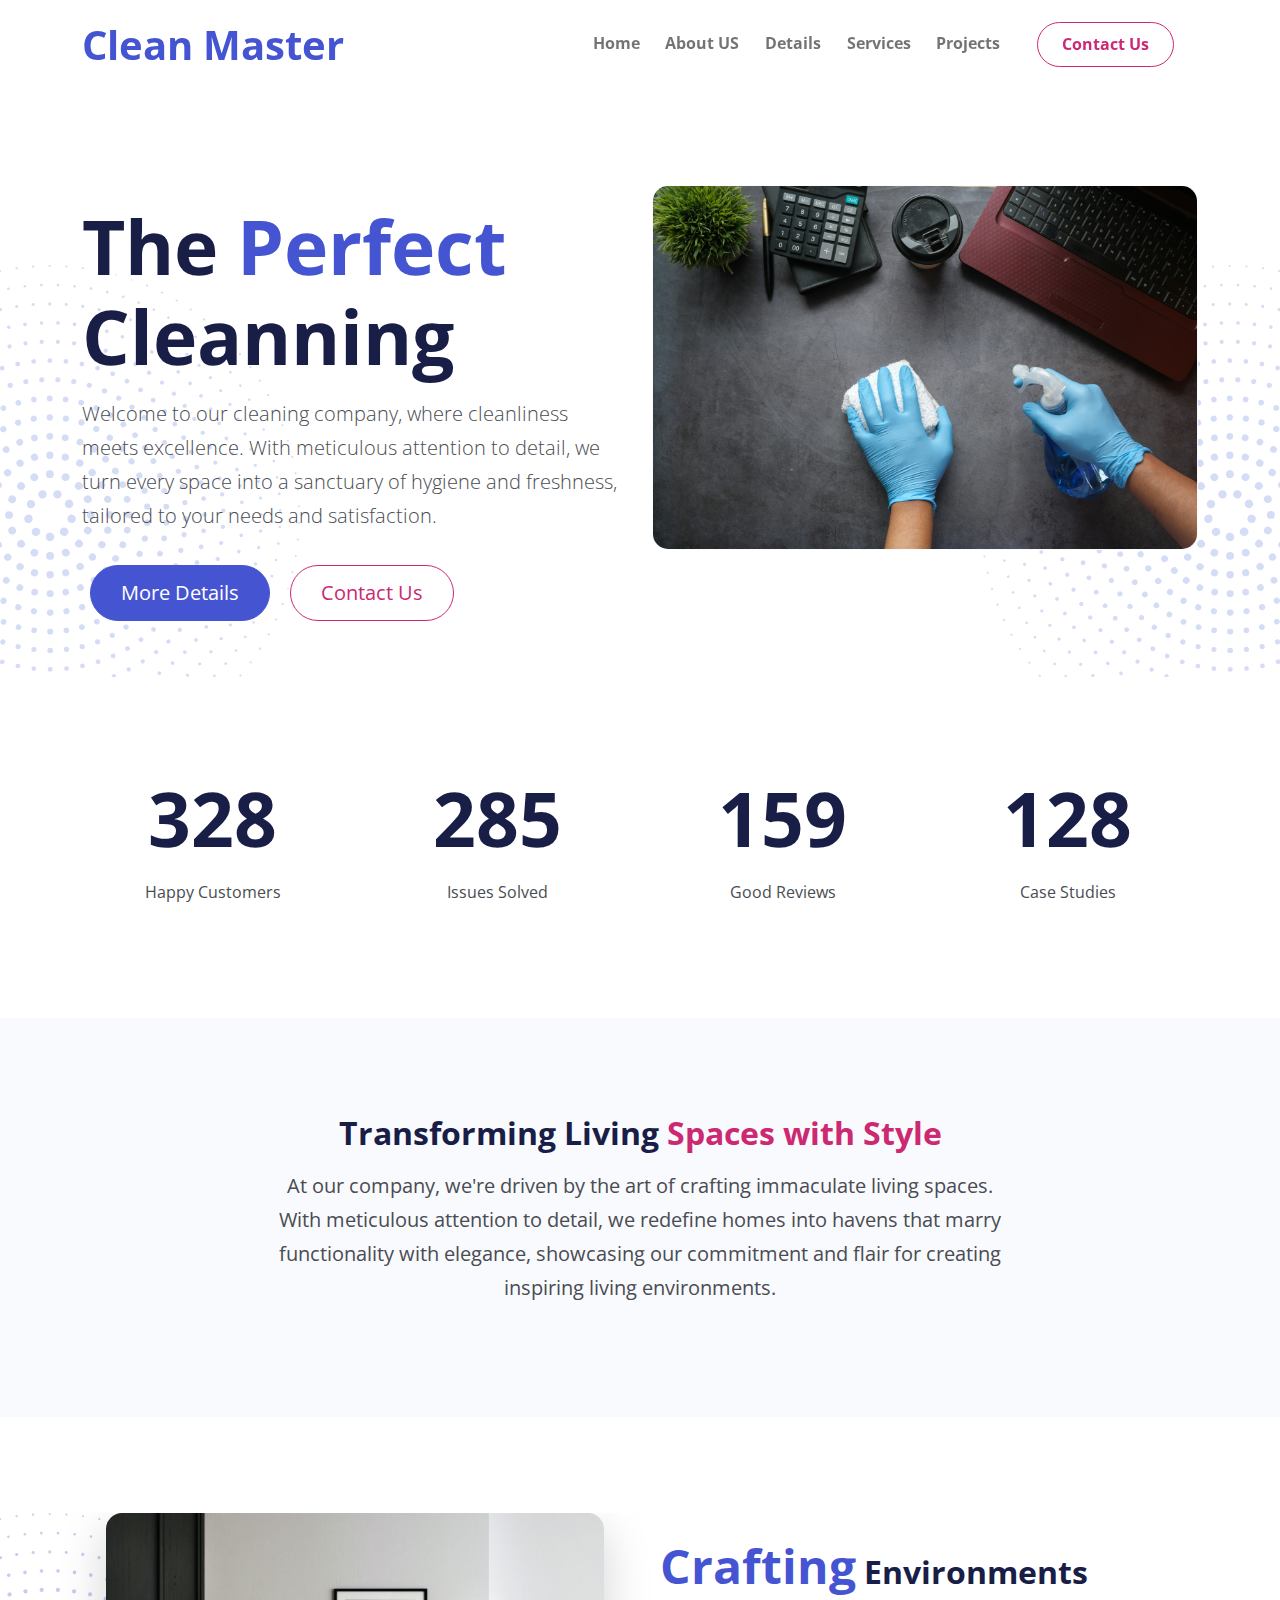
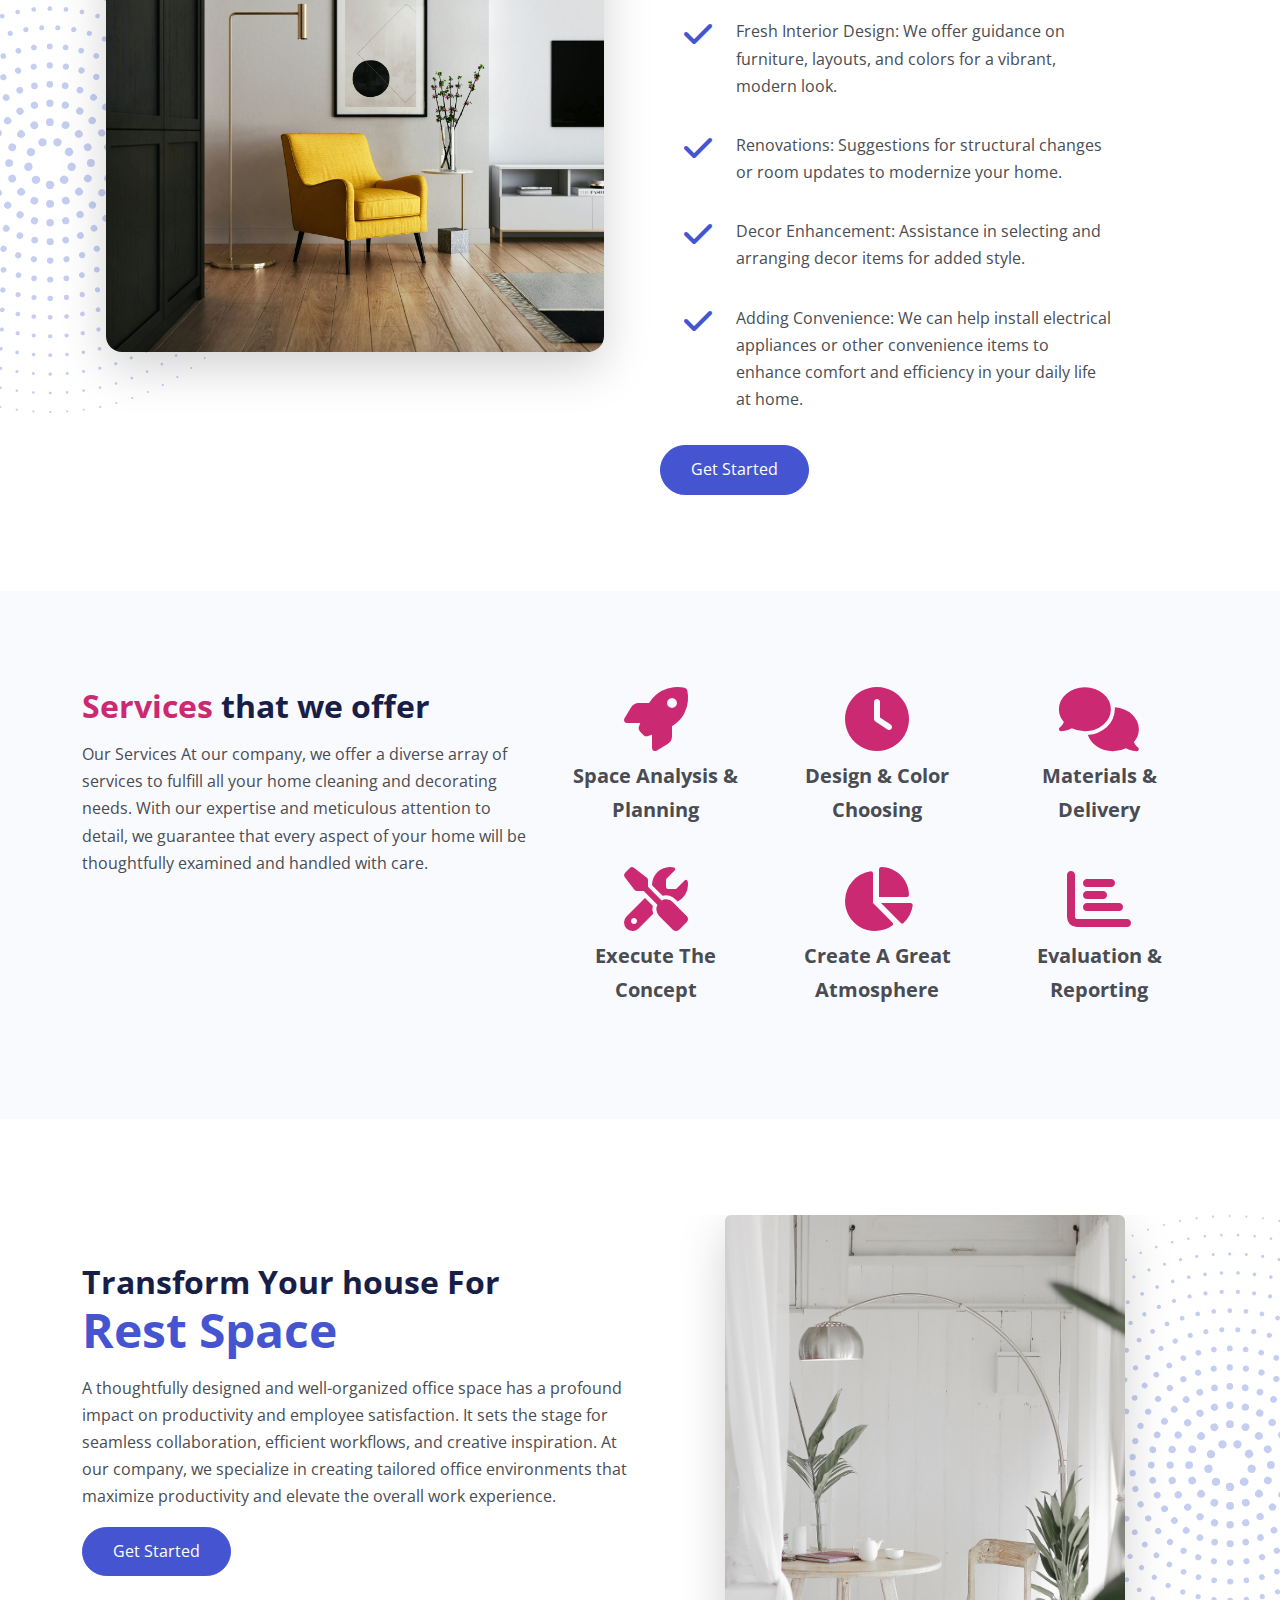
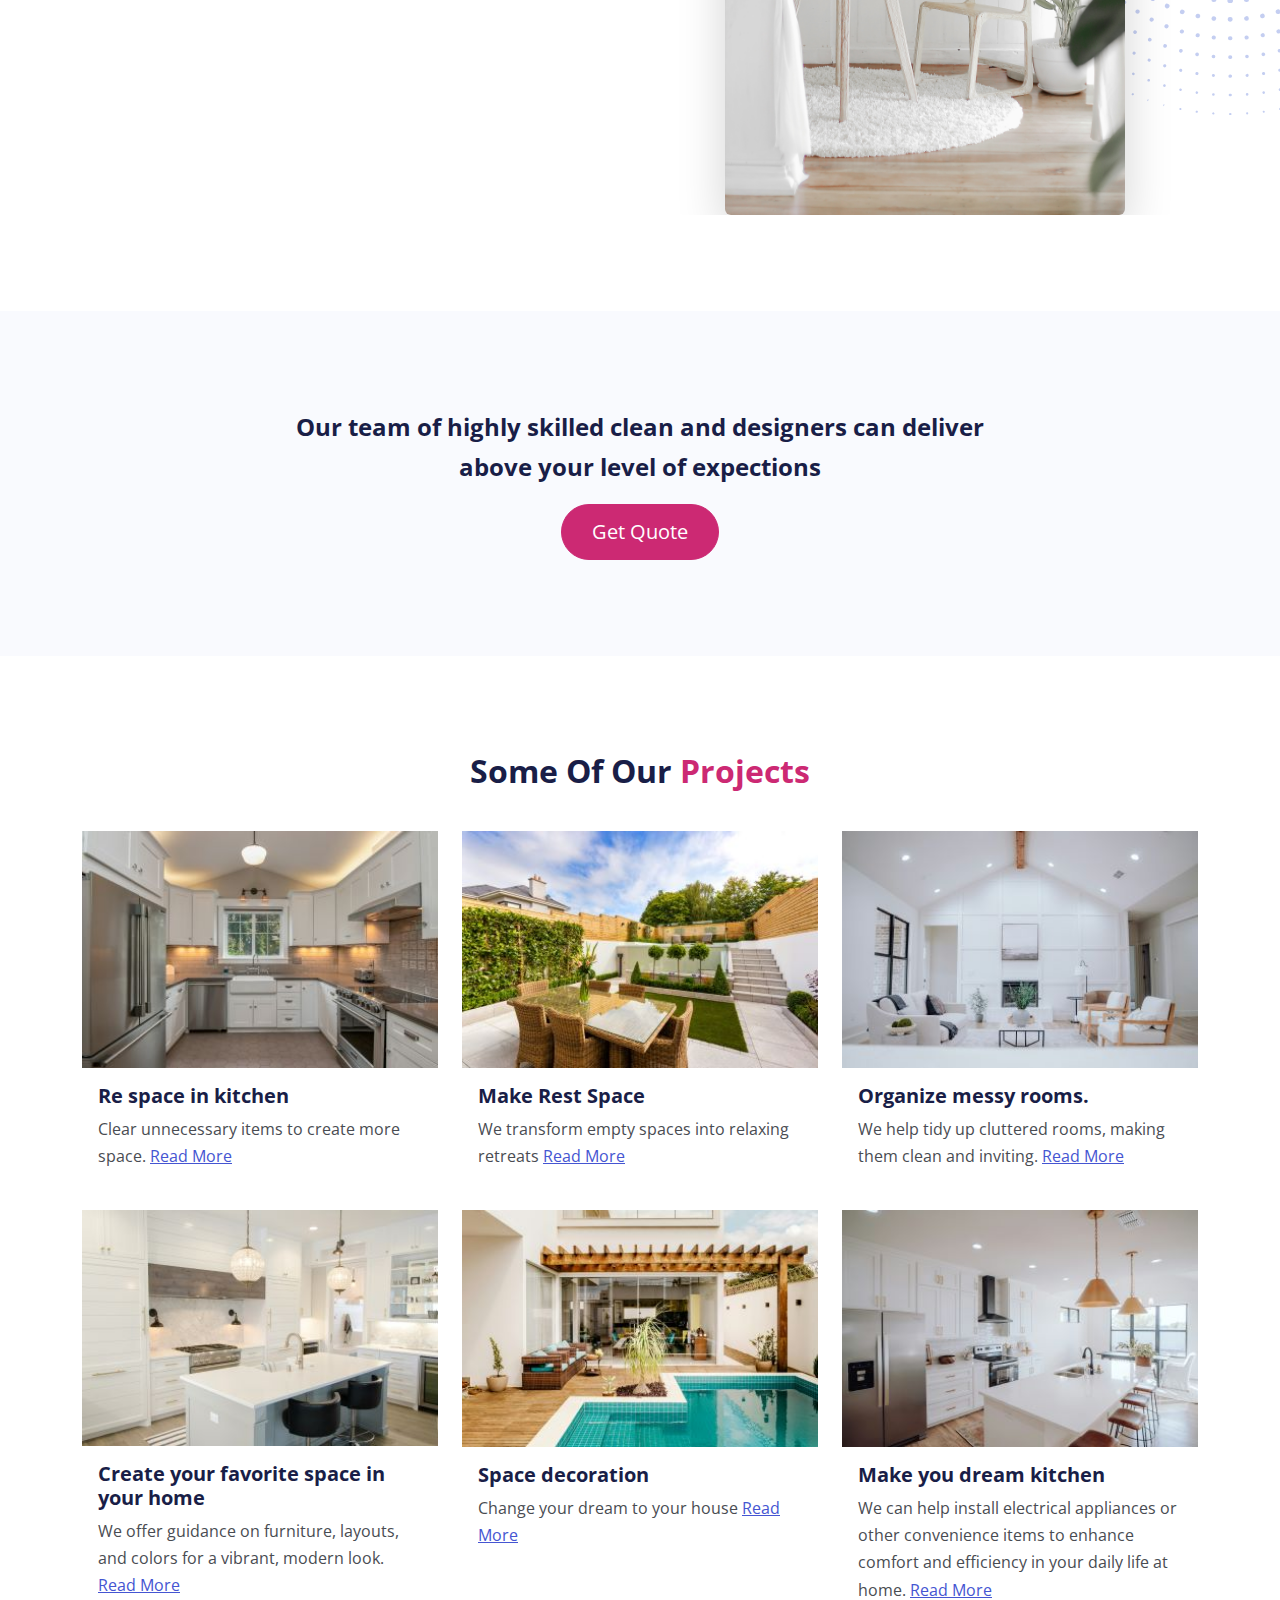
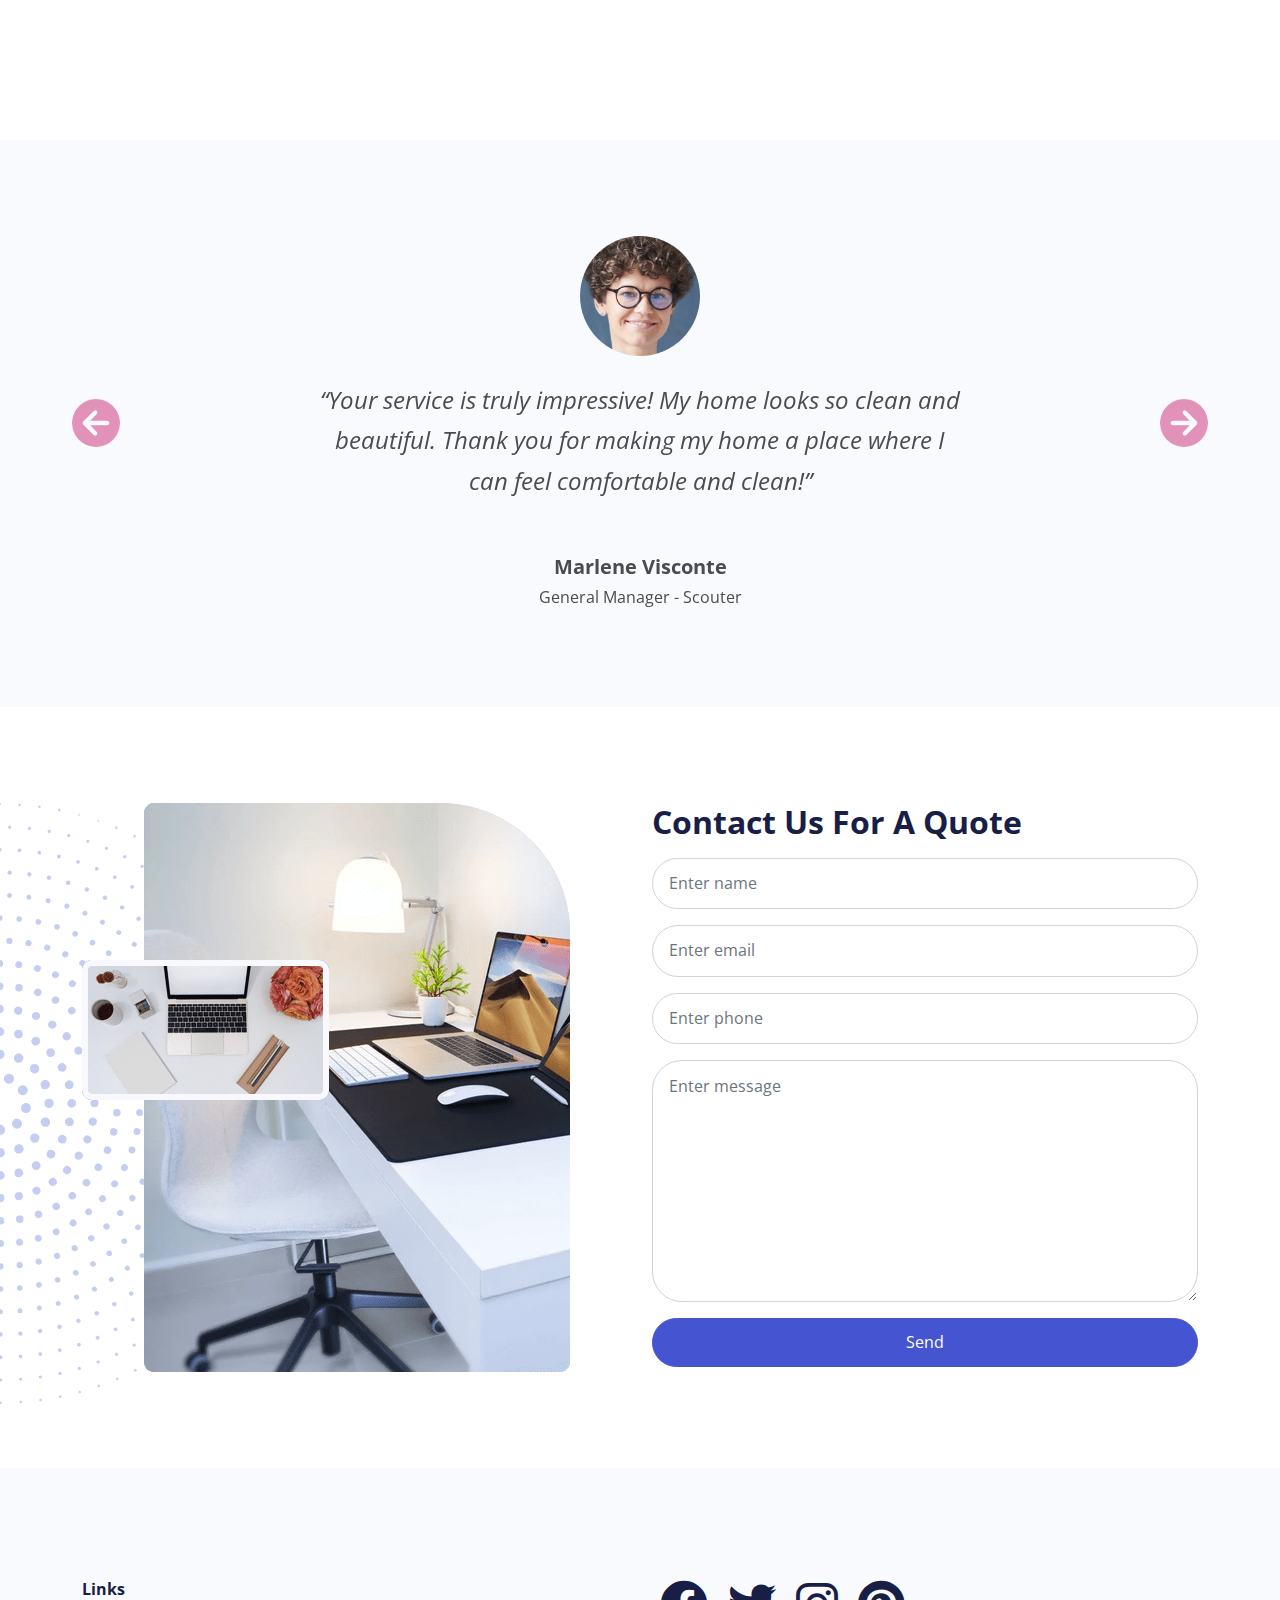
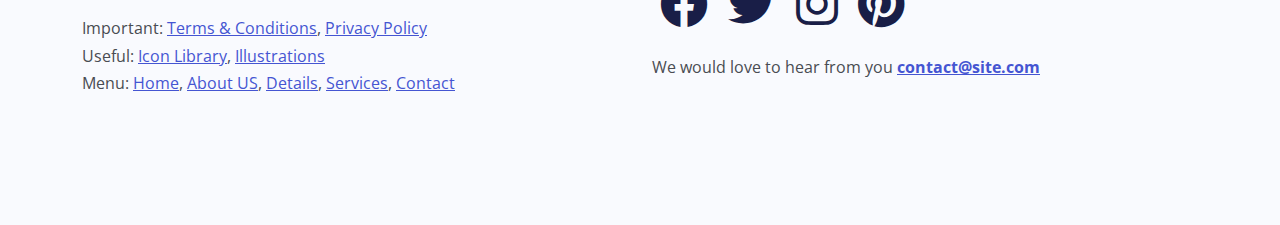
<file: index.html>
<!DOCTYPE html>
<html lang="en">
  <head>
    <meta charset="UTF-8" />
    <meta http-equiv="X-UA-Compatible" content="IE=edge" />
    <meta name="viewport" content="width=device-width, initial-scale=1.0" />
    <link rel="preconnect" href="https://fonts.googleapis.com" />
    <link rel="preconnect" href="https://fonts.gstatic.com" crossorigin />
    <link
      href="https://fonts.googleapis.com/css2?family=Open+Sans:wght@300;400;500;600;700&display=swap"
      rel="stylesheet"
    />
    <link rel="stylesheet" href="css/font-awesome.css" />
    <link rel="stylesheet" href="css/bootstrap.css" />
    <link rel="stylesheet" href="css/styles.css" />
    <link rel="icon" href="images/favicon.png" />
    <title>Clean Master</title>
  </head>
  <body>
    <nav class="navbar navbar-expand-lg sticky-top navbar-light">
      <div class="container">
        <a class="navbar-brand" href="#">
        <h1 class="my-auto text-primary">Clean Master</h1>
        </a>
        <button
          class="navbar-toggler"
          type="button"
          data-bs-toggle="collapse"
          data-bs-target="#navbarNavDropdown"
          aria-controls="navbarNavDropdown"
          aria-expanded="false"
          aria-label="Toggle navigation"
        >
          <span class="navbar-toggler-icon"></span>
        </button>
        <div class="collapse navbar-collapse" id="navbarNavDropdown">
          <ul class="navbar-nav ms-auto ">
            <li class="nav-item">
              <a class="nav-link" aria-current="page" href="#">Home</a>
            </li>
            <li class="nav-item">
              <a class="nav-link" href="about.html">About US</a>
            </li>
            <li class="nav-item">
              <a class="nav-link" href="#details">Details</a>
            </li>
            <li class="nav-item">
              <a class="nav-link" href="#services">Services</a>
            </li>
            <li class="nav-item">
              <a class="nav-link" href="#projects">Projects</a>
            </li>
            <li class="nav-item">
              <a
                class="nav-link btn btn-outline-secondary px-4 mx-4"
                href="#contact"
                >Contact Us</a
              >
            </li>
          </ul>
        </div>
      </div>
    </nav>

    <!-- Header -->
    <header class="header position-relative mt-6 overflow-hidden">
      <img
        src="images/decoration-star.svg"
        alt=""
        class="decoration-star position-absolute"
      />
      <img
        src="images/decoration-star.svg"
        alt=""
        class="decoration-star-2 position-absolute"
      />
      <div class="container position-relative z-3">
        <div class="row">
          <div class="col-lg-6">
            <div class="mt-3 mb-5">
              <h1 class="xl-text">
                The <span class="text-primary">Perfect</span> Cleanning
              </h1>
              <p class="lead mb-4">
                Welcome to our cleaning company, where cleanliness meets excellence. With meticulous attention to detail, we turn every space into a sanctuary of hygiene and freshness, tailored to your needs and satisfaction.
              </p>
              <a href="#introduction" class="btn btn-primary btn-lg m-2">
                More Details
              </a>
              <a href="#contact" class="btn btn-outline-secondary btn-lg m-2 mb-2">
                Contact Us
              </a>
            </div>
          </div>
          <div class="col-lg-6">
            <div class="image-container">
              <img src="images/header.jpg" alt="" class="img-fluid border border-light rounded-4"   />
            </div>
          </div>
        </div>
      </div>
    </header>

    <!-- Stats -->
    <section id="stats" class="stats container">
      <div class="row my-6">
        <div class="col-md-3 col-sm-6 text-center">
          <h2 class="counter xl-text" data-target="328"></h2>
          <p>Happy Customers</p>
        </div>

        <div class="col-md-3 col-sm-6 text-center">
          <h2 class="counter xl-text" data-target="285"></h2>
          <p>Issues Solved</p>
        </div>

        <div class="col-md-3 col-sm-6 text-center">
          <h2 class="counter xl-text" data-target="159"></h2>
          <p>Good Reviews</p>
        </div>

        <div class="col-md-3 col-sm-6 text-center">
          <h2 class="counter xl-text" data-target="128"></h2>
          <p>Case Studies</p>
        </div>
      </div>
    </section>

    <!-- Introduction -->
    <section id="introduction" class="intro bg-light py-6">
      <div class="container">
        <div class="row">
          <div class="col-lg-8 offset-lg-2 text-center">
            <h2>
              Transforming Living <span class="text-secondary">Spaces with Style</span>
                
            </h2>
            <p class="fs-5">
              At our company, we're driven by the art of crafting immaculate living spaces. 
              With meticulous attention to detail, we redefine homes into havens that marry functionality with elegance, 
              showcasing our commitment and flair for creating inspiring living environments.
            </p>
          </div>
        </div>
      </div>
    </section>

    <!-- Details 1 -->
    <section
      id="details"
      class="details position-relative my-6 overflow-hidden"
    >
      <img
        src="images/decoration-star.svg"
        alt=""
        class="decoration-star position-absolute"
      />
      <div class="container position-relative z-3">
        <div class="row">
          <div class="col-lg-6 mb-5">
            <div class="image-container d-flex justify-content-center mx-4">
              <img src="images/details-1.jpg" alt="" class="img-fluid rounded-4 shadow-lg" />
            </div>
          </div>
          <div class="col-lg-5 mx-2 ">
            <div class="mt-4">
              <h2 class="mb-4">
                <span class="text-primary display-5 fw-bold">Crafting</span> Environments 
              </h2>
              <ul class="list-unstyled">
                <li class="d-flex mb-3">
                  <i class="fas fa-check text-primary fa-2x mx-4"></i>
                  <p>
                    Fresh Interior Design: We offer guidance on furniture, layouts, and colors for a vibrant, modern look.
                  </p>
                </li>
                <li class="d-flex mb-3">
                  <i class="fas fa-check text-primary fa-2x mx-4"></i>
                  <p>
                    Renovations: Suggestions for structural changes or room updates to modernize your home.
                  </p>
                </li>
                <li class="d-flex mb-3">
                  <i class="fas fa-check text-primary fa-2x mx-4"></i>
                  <p>
                    Decor Enhancement: Assistance in selecting and arranging decor items for added style.
                  </p>
                </li>
                <li class="d-flex mb-3">
                  <i class="fas fa-check text-primary fa-2x mx-4"></i>
                  <p>
                    Adding Convenience: We can help install electrical appliances or other convenience items to enhance comfort and efficiency in your daily life at home.
                  </p>
                </li>
              </ul>
              <a href="#" class="btn btn-primary">Get Started</a>
            </div>
          </div>
        </div>
      </div>
    </section>

    <!-- Services -->
    <section id="services" class="services bg-light py-6">
      <div class="container">
        <div class="row">
          <div class="col-lg-5">
            <div class="text-container text-center text-lg-start">
              <h2>
                <span class="text-secondary">Services</span> that we offer
              </h2>
              <p>
                Our Services
                At our company, we offer a diverse array of services to fulfill all your home cleaning and decorating needs. 
                With our expertise and meticulous attention to detail, 
                we guarantee that every aspect of your home will be thoughtfully examined and handled with care.
              </p>
            </div>
          </div>
          <div class="col-lg-7">
            <div class="row mb-4">
              <div
                class="col-md-4 d-flex flex-column align-items-center text-center"
              >
                <i class="fas fa-rocket fa-4x text-secondary mb-2"></i>
                <p class="fs-5 fw-bold">Space Analysis & Planning</p>
              </div>
              <div
                class="col-md-4 d-flex flex-column align-items-center text-center"
              >
                <i class="fas fa-clock fa-4x text-secondary mb-2"></i>
                <p class="fs-5 fw-bold">Design & Color Choosing</p>
              </div>
              <div
                class="col-md-4 d-flex flex-column align-items-center text-center"
              >
                <i class="fas fa-comments fa-4x text-secondary mb-2"></i>
                <p class="fs-5 fw-bold">Materials & Delivery</p>
              </div>
            </div>
            <div class="row">
              <div
                class="col-md-4 d-flex flex-column align-items-center text-center"
              >
                <i class="fas fa-tools fa-4x text-secondary mb-2"></i>
                <p class="fs-5 fw-bold">Execute The Concept</p>
              </div>
              <div
                class="col-md-4 d-flex flex-column align-items-center text-center"
              >
                <i class="fas fa-chart-pie fa-4x text-secondary mb-2"></i>
                <p class="fs-5 fw-bold">Create A Great Atmosphere</p>
              </div>
              <div
                class="col-md-4 d-flex flex-column align-items-center text-center"
              >
                <i class="fas fa-chart-bar fa-4x text-secondary mb-2"></i>
                <p class="fs-5 fw-bold">Evaluation & Reporting</p>
              </div>
            </div>
          </div>
        </div>
      </div>
    </section>

    <!-- Details 2 -->
    <section class="details-2 position-relative my-6 overflow-hidden">
      <img
        src="images/decoration-star.svg"
        alt=""
        class="decoration-star position-absolute"
      />
      <div class="container position-relative z-3">
        <div class="row">
          <div class="col-lg-6 mb-3">
            <div class="text-container text-center text-lg-start mb-4 mt-5">
              <h2>
                Transform Your house For <br/>
                <span class="text-primary display-5 fw-bold">Rest Space</span>
              </h2>
              <p>
                A thoughtfully designed and well-organized office space has a
                profound impact on productivity and employee satisfaction. It
                sets the stage for seamless collaboration, efficient workflows,
                and creative inspiration. At our company, we specialize in
                creating tailored office environments that maximize productivity
                and elevate the overall work experience.
              </p>
              <a href="#" class="btn btn-primary">Get Started</a>
            </div>
          </div>
          <div class="col-lg-6">
            <div class="image-container d-flex justify-content-center">
              <img src="images/details-2.jpg" alt="" class="iimg-fluid rounded-2 shadow-lg" width="400" />
            </div>
          </div>
        </div>
      </div>
    </section>

    <!-- Get Quote -->
    <section class="get-quote bg-light py-6 text-center">
      <div class="container">
        <div class="row">
          <div class="col-lg-8 offset-lg-2">
            <h4 class="lh-base">
              Our team of highly skilled clean and designers can deliver above your level of expections
            </h4>
            <a href="#contact" class="btn btn-secondary btn-lg">Get Quote</a>
          </div>
        </div>
      </div>
    </section>

    <!-- Projects -->
    <section id="projects" class="projects py-6">
      <div class="container">
        <h2 class="text-center pb-4">
          Some Of Our <span class="text-secondary">Projects</span>
        </h2>
        <!-- Projects Row 1 -->
        <div class="row mb-4">
          <div class="col-md-4">
            <div class="card border-0">
              <img src="images/project-1.jpg" alt="" />
              <div class="card-body">
                <h5 class="card-title">Re space in kitchen</h5>
                <p class="card-text">
                  Clear unnecessary items to create more space.
                  <a href="#">Read More</a>
                </p>
              </div>
            </div>
          </div>
          <div class="col-md-4">
            <div class="card border-0">
              <img src="images/project-2.jpg" alt="" />
              <div class="card-body">
                <h5 class="card-title">Make Rest Space </h5>
                <p class="card-text">
                  We transform empty spaces into relaxing retreats
                  <a href="article.html">Read More</a>
                </p>
              </div>
            </div>
          </div>
          <div class="col-md-4">
            <div class="card border-0">
              <img src="images/project-3.jpg" alt="" />
              <div class="card-body">
                <h5 class="card-title">Organize messy rooms.</h5>
                <p class="card-text">
                  We help tidy up cluttered rooms, making them clean and inviting.
                  <a href="article.html">Read More</a>
                </p>
              </div>
            </div>
          </div>
        </div>

        <!-- Projects Row 2 -->
        <div class="row mb-4">
          <div class="col-md-4">
            <div class="card border-0">
              <img src="images/project-4.jpg" alt="" />
              <div class="card-body">
                <h5 class="card-title">Create your favorite space in your home</h5>
                <p class="card-text">
                  We offer guidance on furniture, layouts, and colors for a vibrant, modern look.
                  <a href="article.html">Read More</a>
                </p>
              </div>
            </div>
          </div>
          <div class="col-md-4">
            <div class="card border-0">
              <img src="images/project-5.jpg" alt="" />
              <div class="card-body">
                <h5 class="card-title">Space decoration</h5>
                <p class="card-text">
                  Change your dream to your house
                  <a href="article.html">Read More</a>
                </p>
              </div>
            </div>
          </div>
          <div class="col-md-4">
            <div class="card border-0">
              <img src="images/project-6.jpg" alt="" />
              <div class="card-body">
                <h5 class="card-title">Make you dream kitchen</h5>
                <p class="card-text">
                  We can help install electrical appliances or other convenience 
                  items to enhance comfort and efficiency in your daily life at home.
                  <a href="article.html">Read More</a>
                </p>
              </div>
            </div>
          </div>
        </div>
      </div>
    </section>

    <!-- Testimonials -->
    <section id="testimonials" class="testimonials bg-light py-6">
      <div id="testimonialCarousel" class="carousel slide">
        <div class="carousel-inner">
          <!-- Slide 1 -->
          <div class="carousel-item active">
            <div
              class="d-flex flex-column justify-content-center align-items-center text-center"
            >
              <img
                src="images/testimonial-1.jpg"
                alt=""
                class="rounded-circle"
                width="120"
              />
              <p class="w-50 my-4 fst-italic fs-4 mb-4">
                “Your service is truly impressive! My home looks so clean and beautiful. 
                Thank you for making my home a place where I can feel comfortable and clean!”
              </p>
              <div class="fw-bold fs-5 mt-4">Marlene Visconte</div>
              <div>General Manager - Scouter</div>
            </div>
          </div>

          <!-- Slide 2 -->
          <div class="carousel-item">
            <div
              class="d-flex flex-column justify-content-center align-items-center text-center"
            >
              <img
                src="images/testimonial-2.jpg"
                alt=""
                class="rounded-circle"
                width="120"
              />
              <p class="w-50 my-4 fst-italic fs-4 mb-4">
                “Your service is truly impressive. The cleaning and decorating of our home have made it significantly 
                fresher and more beautiful than we could have imagined. 
                Thank you for making our home clean and inviting once again!”
              </p>
              <div class="fw-bold fs-5 mt-4">John Spiker</div>
              <div>Team Leader - Vanquish</div>
            </div>
          </div>
          <!-- Slide 1 -->
          <div class="carousel-item">
            <div
              class="d-flex flex-column justify-content-center align-items-center text-center"
            >
              <img
                src="images/testimonial-3.jpg"
                alt=""
                class="rounded-circle"
                width="120"
              />
              <p class="w-50 my-4 fst-italic fs-4 mb-4">
                “The new kitchen is absolutely stunning. Thank you for choosing our renovation services”
              </p>
              <div class="fw-bold fs-5 mt-4">Stella Virtuoso</div>
              <div>Design Chief - Bikegirl</div>
            </div>
          </div>
        </div>
        <button
          class="carousel-control-prev"
          type="button"
          data-bs-target="#testimonialCarousel"
          data-bs-slide="prev"
        >
          <i class="fas fa-arrow-circle-left fa-3x text-secondary"></i>
        </button>
        <button
          class="carousel-control-next"
          type="button"
          data-bs-target="#testimonialCarousel"
          data-bs-slide="next"
        >
          <i class="fas fa-arrow-circle-right fa-3x text-secondary"></i>
        </button>
      </div>
    </section>

    <!-- Contact -->
    <section id="contact" class="contact my-6 position-relative">
      <img
        src="images/decoration-star.svg"
        alt=""
        class="decoration-star position-absolute"
      />

      <div class="container position-relative z-3">
        <div class="row">
          <div class="col-lg-6 d-none d-md-block">
            <div class="image-container">
              <img src="images/contact.png" alt="" class="img-fluid" />
            </div>
          </div>
          <div class="col-lg-6">
            <div class="text-container">
              <h2>Contact Us For A Quote</h2>

              <form action="https://formspree.io/f/xzbnknjy"
              method="POST">
                <div class="mb-3">
                  <input
                    type="text"
                    class="form-control"
                    placeholder="Enter name"
                    name="name"
                  />
                </div>
                <div class="mb-3">
                  <input
                    type="email"
                    class="form-control"
                    placeholder="Enter email"
                    name="email"
                  />
                </div>
                <div class="mb-3">
                  <input
                    type="text"
                    class="form-control"
                    placeholder="Enter phone"
                    name="phone"
                  />
                </div>
                <div class="mb-3">
                  <textarea
                    class="form-control"
                    placeholder="Enter message"
                    name="massage"
                    rows="8"
                  ></textarea>
                </div>
                <div class="d-grid gap-2">
                  <input
                    type="submit"
                    value="Send"
                    class="btn btn-primary btn-block"
                  />
                </div>
              </form>
            </div>
          </div>
        </div>
      </div>
    </section>

    <footer class="footer bg-light py-6">
      <div class="container">
        <div class="row">
          
          <div class="col-md-6 my-3 ">
            <h6>Links</h6>
            <ul class="list-unstyled">
              <li>
                Important: <a href="#">Terms & Conditions</a>,
                <a href="#">Privacy Policy</a>
              </li>
              <li>
                Useful: <a href="#">Icon Library</a>,
                <a href="#">Illustrations</a>
              </li>
              <li>
                Menu: <a href="#">Home</a>, <a href="about.html"> About US</a>, <a href="#details">Details</a>,
                <a href="#services">Services</a>, <a href="#contact">Contact</a>
              </li>
            </ul>
          </div>
          <div class="col-md-6 my-3">
            <div class="mb-4">
              <a href="#" class="text-decoration-none">
                <i class="fab fa-facebook fa-3x text-dark mx-2"></i>
              </a>
              <a href="#" class="text-decoration-none">
                <i class="fab fa-twitter fa-3x text-dark mx-2"></i>
              </a>
              <a href="#" class="text-decoration-none">
                <i class="fab fa-instagram fa-3x text-dark mx-2"></i>
              </a>
              <a href="#" class="text-decoration-none">
                <i class="fab fa-pinterest fa-3x text-dark mx-2"></i>
              </a>
            </div>
            <p>
              We would love to hear from you
              <a href="mailto:contact@site.com"
                ><strong>contact@site.com</strong></a
              >
            </p>
          </div>
        </div>
      </div>
    </footer>

    <button id="to-top" class="to-top-btn">
      <img src="images/up-arrow.png" alt="" />
    </button>

    <script src="js/bootstrap.bundle.min.js"></script>
    <script src="js/script.js"></script>
  </body>
</html>
</file>
<file: css/styles.css>
.xl-text {
  font-size: 75px;
}

.btn-outline-secondary {
  color: var(--bs-secondary);
}

.btn-outline-secondary:hover {
  color: #fff;
}

.header .decoration-star {
  top: 80px;
  left: -200px;
  width: 500px;
  opacity: 0.7;
}

.header .decoration-star-2 {
  top: 80px;
  right: -200px;
  width: 500px;
  opacity: 0.7;
}

.navbar {
  transition: all 0.5s ease-in-out;
}

.navbar-sticky {
  background: #fff;
  opacity: 0.9;
  box-shadow: 0 0 10px rgba(0, 0, 0, 0.5);
}

.details .decoration-star {
  left: -200px;
  width: 500px;
}

.details-2 .decoration-star {
  right: -200px;
  width: 500px;
}

.contact .decoration-star {
  left: -300px;
  width: 600px;
}

.to-top-btn {
  position: fixed;
  z-index: 20;
  bottom: 20px;
  right: 20px;
  opacity: 0;
  width: 52px;
  height: 52px;
  border: none;
  border-radius: 50%;
  outline: none;
  background-color: #44434a;
  cursor: pointer;
  transition: all 0.5s ease-in-out;
}

.to-top-btn:hover {
  background-color: #1d1d21;
}

.to-top-btn img {
  margin-bottom: 0.25rem;
  width: 18px;
}

.show {
  opacity: 1;
}

@media (max-width: 992px) {
  .xl-text {
    font-size: 50px;
  }
  .navbar .btn-outline-secondary {
    margin-top: 20px;
  }
  .header {
    margin-top: 0px !important;
    text-align: center;
  }
  .header .decoration-star {
    left: -100px;
    width: 250px;
  }
  .header .decoration-star-2 {
    right: -100px;
    width: 250px;
  }
  .header .image-container {
    max-width: 100%;
    height: auto;
  }
  .services .col-md-4 {
    border-bottom: 1px #ccc solid;
    margin: 10px 0;
  }
  .details-2 {
    margin-top: 20px !important;
  }
  .details-2 .decoration-star {
    top: 300px;
  }
}
</file>
